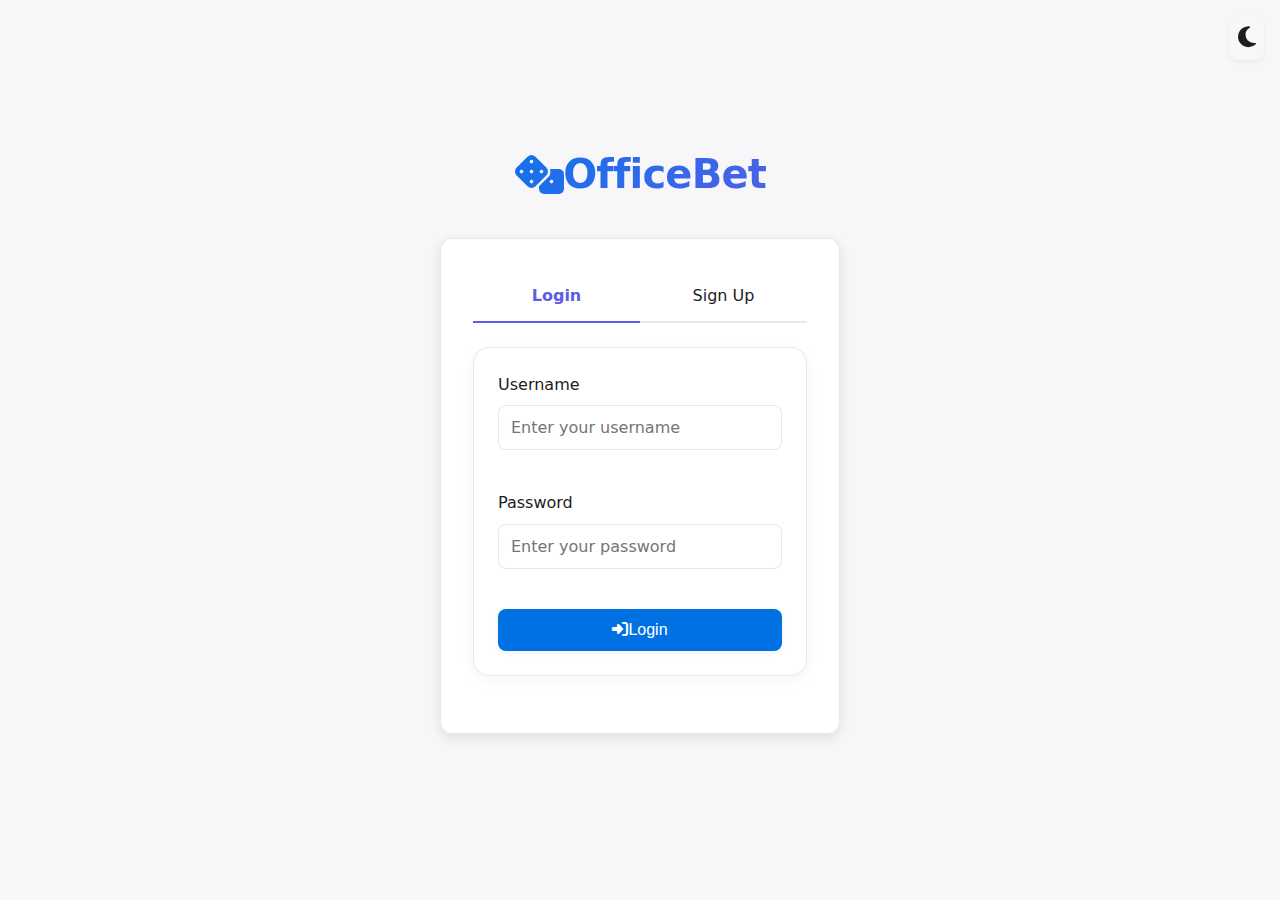
<file: office-betting-app/index.html>
<!DOCTYPE html>
<html lang="en">
<head>
    <meta charset="UTF-8">
    <meta name="viewport" content="width=device-width, initial-scale=1.0, viewport-fit=cover">
    <meta name="apple-mobile-web-app-capable" content="yes">
    <meta name="apple-mobile-web-app-status-bar-style" content="black-translucent">
    <title>OfficeBet</title>
    <link rel="stylesheet" href="styles.css">
    <!-- Add Font Awesome for icons -->
    <link rel="stylesheet" href="https://cdnjs.cloudflare.com/ajax/libs/font-awesome/6.4.0/css/all.min.css">
    <!-- Dark mode stylesheet (initially disabled) -->
    <link rel="stylesheet" href="dark-mode.css" id="dark-mode-stylesheet" disabled>
    <!-- Add enhanced favicon support -->
    <link rel="icon" href="data:image/svg+xml,<svg xmlns=%22http://www.w3.org/2000/svg%22 viewBox=%220 0 100 100%22><text y=%22.9em%22 font-size=%2290%22>🎲</text></svg>">
    <style>
        /* Inline styles to ensure they're applied */
        :root {
            --bg-color: #f7f7f9;
            --text-color: #1d1d1f;
            --card-bg: rgba(255, 255, 255, 0.9);
            --border-color: rgba(210, 210, 215, 0.5);
            --header-bg: rgba(255, 255, 255, 0.9);
            --button-bg: #0071e3;
            --button-text: white;
            --hover-bg: #e8e8ed;
            --accent-color: #5e5ce6;
        }
        
        [data-theme="dark"] {
            --bg-color: #111113;
            --text-color: #f5f5f7;
            --card-bg: rgba(44, 44, 46, 0.9);
            --border-color: rgba(58, 58, 60, 0.5);
            --header-bg: rgba(28, 28, 30, 0.9);
            --button-bg: #0a84ff;
            --button-text: #ffffff;
            --hover-bg: rgba(68, 68, 70, 0.5);
            --accent-color: #5e5ce6;
        }
        
        body {
            background-color: var(--bg-color);
            color: var(--text-color);
            transition: background-color 0.3s ease, color 0.3s ease;
        }
        
        .container {
            background-color: var(--bg-color);
        }
        
        .card {
            background-color: var(--card-bg);
            border: 1px solid var(--border-color);
            color: var(--text-color);
        }
        
        button {
            background-color: var(--button-bg);
            color: var(--button-text);
            border: 1px solid var(--border-color);
        }
        
        input, select {
            background-color: var(--card-bg);
            color: var(--text-color);
            border: 1px solid var(--border-color);
        }
        
        /* Header with fixed positioning for the toggle */
        header {
            position: relative;
            display: flex;
            justify-content: center;
            align-items: center;
            padding: 1.5rem;
            background-color: var(--header-bg);
            backdrop-filter: blur(10px);
            -webkit-backdrop-filter: blur(10px);
        }
        
        /* Logo styling */
        header h1 {
            font-size: 2.5rem;
            margin: 0;
            text-align: center;
            display: flex;
            justify-content: center;
            align-items: center;
        }
        
        /* Position the toggle button absolutely in the top right */
        #theme-toggle {
            position: fixed;
            top: 1rem;
            right: 1rem;
            z-index: 1000;
        }
        
        #dark-mode-btn {
            background: none;
            border: none;
            font-size: 1.5rem;
            cursor: pointer;
            padding: 0.5rem;
        }
        
        #dark-mode-btn:hover {
            opacity: 0.8;
            transform: rotate(20deg);
        }
        
        /* Additional dark mode styles for other elements */
        section {
            background-color: var(--bg-color);
        }
        
        h1, h2, h3, h4, p {
            color: var(--text-color);
        }
        
        table {
            background-color: var(--card-bg);
            color: var(--text-color);
        }
        
        th, td {
            padding: 0.75rem;
            text-align: left;
            border-bottom: 1px solid var(--border-color);
        }
        
        th {
            font-weight: bold;
            background-color: rgba(0, 0, 0, 0.05);
        }
        
        tr:hover {
            background-color: var(--hover-bg);
        }
        
        .text-center {
            text-align: center;
        }
        
        .positive {
            color: #34c759;
            font-weight: bold;
        }
        
        .negative {
            color: #ff3b30;
            font-weight: bold;
        }
        
        /* Icon styles */
        .icon {
            margin-right: 8px;
        }
        
        /* Animation for bet cards */
        .bet-card {
            transition: all 0.3s ease;
        }
        
        /* Loading state */
        .loading {
            text-align: center;
            padding: 2rem;
            color: var(--text-color);
        }
        
        .loading-spinner {
            display: inline-block;
            width: 50px;
            height: 50px;
            border: 5px solid var(--border-color);
            border-radius: 50%;
            border-top-color: var(--button-bg);
            animation: spin 1s ease-in-out infinite;
        }
        
        @keyframes spin {
            to { transform: rotate(360deg); }
        }
        
        /* Modal styles */
        .modal {
            position: fixed;
            top: 0;
            left: 0;
            width: 100%;
            height: 100%;
            background-color: rgba(0, 0, 0, 0.5);
            display: flex;
            justify-content: center;
            align-items: center;
            z-index: 1000;
        }
        
        .modal.hidden {
            display: none;
        }
        
        .modal-content {
            background-color: var(--card-bg);
            border-radius: 8px;
            box-shadow: 0 4px 12px rgba(0, 0, 0, 0.15);
            width: 90%;
            max-width: 600px;
            max-height: 80vh;
            overflow-y: auto;
        }
        
        .modal-header {
            display: flex;
            justify-content: space-between;
            align-items: center;
            padding: 1rem;
            border-bottom: 1px solid var(--border-color);
        }
        
        .modal-header h3 {
            margin: 0;
        }
        
        .close-modal-btn {
            background: none;
            border: none;
            font-size: 1.5rem;
            cursor: pointer;
            color: var(--text-color);
        }
        
        .modal-body {
            padding: 1rem;
        }
        
        #balance-history-table {
            width: 100%;
            border-collapse: collapse;
        }
        
        #balance-history-table th,
        #balance-history-table td {
            padding: 0.75rem;
            text-align: left;
            border-bottom: 1px solid var(--border-color);
        }
        
        #balance-history-table th {
            font-weight: bold;
            background-color: rgba(0, 0, 0, 0.05);
        }
        
        #balance-history-table tr:hover {
            background-color: var(--hover-bg);
        }
        
        .summary-row {
            border-top: 2px solid var(--border-color);
            font-weight: bold;
            background-color: rgba(0, 0, 0, 0.03);
        }
        
        .summary-row:hover {
            background-color: rgba(0, 0, 0, 0.05) !important;
        }
        
        #user-info {
            display: flex;
            flex-direction: column;
            align-items: center;
            padding: 1rem;
            margin-bottom: 1.5rem;
        }
        
        .user-actions {
            display: flex;
            gap: 1rem;
            margin-top: 1rem;
        }
        
        #logout-btn, #balance-history-btn {
            padding: 0.5rem 1rem;
            font-size: 1rem;
        }
    </style>
</head>
<body>
    <div id="notification-container"></div>
    
    <!-- Add dark mode toggle button -->
    <div id="theme-toggle">
        <button id="dark-mode-btn" aria-label="Toggle dark mode">
            <i class="fas fa-moon"></i>
        </button>
    </div>
    
    <div class="container">
        <header>
            <h1><i class="fas fa-dice icon"></i>OfficeBet</h1>
        </header>

        <section id="user-section">
            <h2><i class="fas fa-user icon"></i>Welcome, <span id="current-user-name"></span>!</h2>
            <div id="user-info" class="card">
                <p><i class="fas fa-coins icon"></i>Balance: <span id="current-user-tokens">0</span> tokens</p>
                <div class="user-actions">
                    <button id="balance-history-btn" onclick="showBalanceHistory()"><i class="fas fa-history icon"></i>Balance History</button>
                    <button id="logout-btn"><i class="fas fa-sign-out-alt icon"></i>Logout</button>
                </div>
            </div>
            <div id="admin-controls" class="mt-4">
                <button id="reset-data-btn" class="btn btn-danger"><i class="fas fa-trash icon"></i>Reset All Data</button>
            </div>
        </section>

        <section id="create-bet-section">
            <h2><i class="fas fa-plus-circle icon"></i>Create a New Bet</h2>
            <div class="card">
                <form id="create-bet-form" onsubmit="return false;">
                    <div class="input-group">
                        <label for="bet-description">Description:</label>
                        <input type="text" id="bet-description" required>
                    </div>
                    
                    <div class="input-group">
                        <label>Options:</label>
                        <div id="options-container">
                            <div class="option-input">
                                <input type="text" class="bet-option" placeholder="Option 1" required oninput="updateCreatorOptions()">
                                <button type="button" class="remove-option-btn hidden" onclick="removeOption(this)"><i class="fas fa-times"></i></button>
                            </div>
                            <div class="option-input">
                                <input type="text" class="bet-option" placeholder="Option 2" required oninput="updateCreatorOptions()">
                                <button type="button" class="remove-option-btn hidden" onclick="removeOption(this)"><i class="fas fa-times"></i></button>
                            </div>
                        </div>
                        <button type="button" id="add-option-btn" onclick="addOption()"><i class="fas fa-plus icon"></i>Add Option</button>
                    </div>
                    
                    <div class="input-group">
                        <label for="bet-stake"><i class="fas fa-coins icon"></i>Your Stake (tokens):</label>
                        <input type="number" id="bet-stake" min="1" required>
                        <small id="stake-note" class="admin-only hidden">Stake is required for all bets</small>
                    </div>
                    
                    <div class="input-group">
                        <label for="bet-deadline"><i class="fas fa-clock icon"></i>Deadline:</label>
                        <input type="datetime-local" id="bet-deadline" required>
                    </div>
                    
                    <div class="input-group">
                        <label for="creator-option"><i class="fas fa-check-circle icon"></i>Your Bet:</label>
                        <select id="creator-option" required>
                            <option value="">-- Select your option --</option>
                        </select>
                        <small id="creator-option-note" class="admin-only hidden">As admin, selecting your bet is optional</small>
                    </div>
                    
                    <div class="form-actions">
                        <button type="button" id="create-bet-btn" onclick="handleCreateBet(event)"><i class="fas fa-check icon"></i>Create Bet</button>
                    </div>
                </form>
            </div>
        </section>

        <section id="active-bets-section">
            <h2><i class="fas fa-fire icon"></i>Active Bets</h2>
            <div id="active-bets-container" class="bets-container">
                <!-- Active bets will be displayed here -->
                <p class="empty-message"><i class="fas fa-info-circle icon"></i>No active bets available.</p>
            </div>
        </section>

        <section id="resolved-bets-section">
            <h2><i class="fas fa-check-circle icon"></i>Resolved Bets</h2>
            <div id="resolved-bets-container" class="bets-container">
                <!-- Resolved bets will be displayed here -->
                <p class="empty-message"><i class="fas fa-info-circle icon"></i>No resolved bets available.</p>
            </div>
        </section>

        <section id="leaderboard-section">
            <h2><i class="fas fa-trophy icon"></i>Leaderboard</h2>
            <div class="card">
                <table id="leaderboard-table">
                    <thead>
                        <tr>
                            <th>Rank</th>
                            <th>User</th>
                            <th>Tokens</th>
                        </tr>
                    </thead>
                    <tbody id="leaderboard-body">
                        <!-- Leaderboard data will be displayed here -->
                    </tbody>
                </table>
            </div>
        </section>
        
        <footer>
            <p>© 2024 OfficeBet</p>
        </footer>
    </div>

    <!-- Balance History Modal -->
    <div id="balance-history-modal" class="modal hidden" onclick="if(event.target === this) closeBalanceHistoryModal()">
        <div class="modal-content">
            <div class="modal-header">
                <h3>Balance History</h3>
                <button class="close-modal-btn" onclick="closeBalanceHistoryModal()">&times;</button>
            </div>
            <div class="modal-body">
                <table id="balance-history-table">
                    <thead>
                        <tr>
                            <th>Date</th>
                            <th>Description</th>
                            <th>Amount</th>
                            <th>Balance</th>
                        </tr>
                    </thead>
                    <tbody id="balance-history-body">
                        <!-- Balance history data will be displayed here -->
                    </tbody>
                </table>
            </div>
        </div>
    </div>

    <!-- Templates for dynamic content -->
    <template id="bet-card-template">
        <div class="card bet-card">
            <h3 class="bet-description"></h3>
            <div class="bet-creator">Created by: <span></span></div>
            <div class="bet-stake">Initial stake: <span></span> tokens</div>
            <div class="bet-deadline">Deadline: <span></span></div>
            <div class="bet-options">
                <h4>Options:</h4>
                <ul class="options-list"></ul>
            </div>
            <div class="bet-participants">
                <h4>Participants:</h4>
                <ul class="participants-list"></ul>
            </div>
            <div class="bet-actions"></div>
        </div>
    </template>

    <template id="bet-action-template">
        <button class="bet-action-btn"></button>
    </template>

    <template id="bet-option-template">
        <button class="bet-option-btn"></button>
    </template>

    <template id="leaderboard-row-template">
        <tr>
            <td class="rank"></td>
            <td class="username"></td>
            <td class="tokens"></td>
        </tr>
    </template>

    <!-- JavaScript Dependencies -->
    <script src="scripts/dataStore.js"></script>
    <script src="scripts/betManager.js"></script>
    <script src="scripts/ui.js"></script>
    <script src="scripts/darkMode.js"></script>
    <script src="index.js"></script>
    <script src="scripts/app.js"></script>
</body>
</html>
</file>
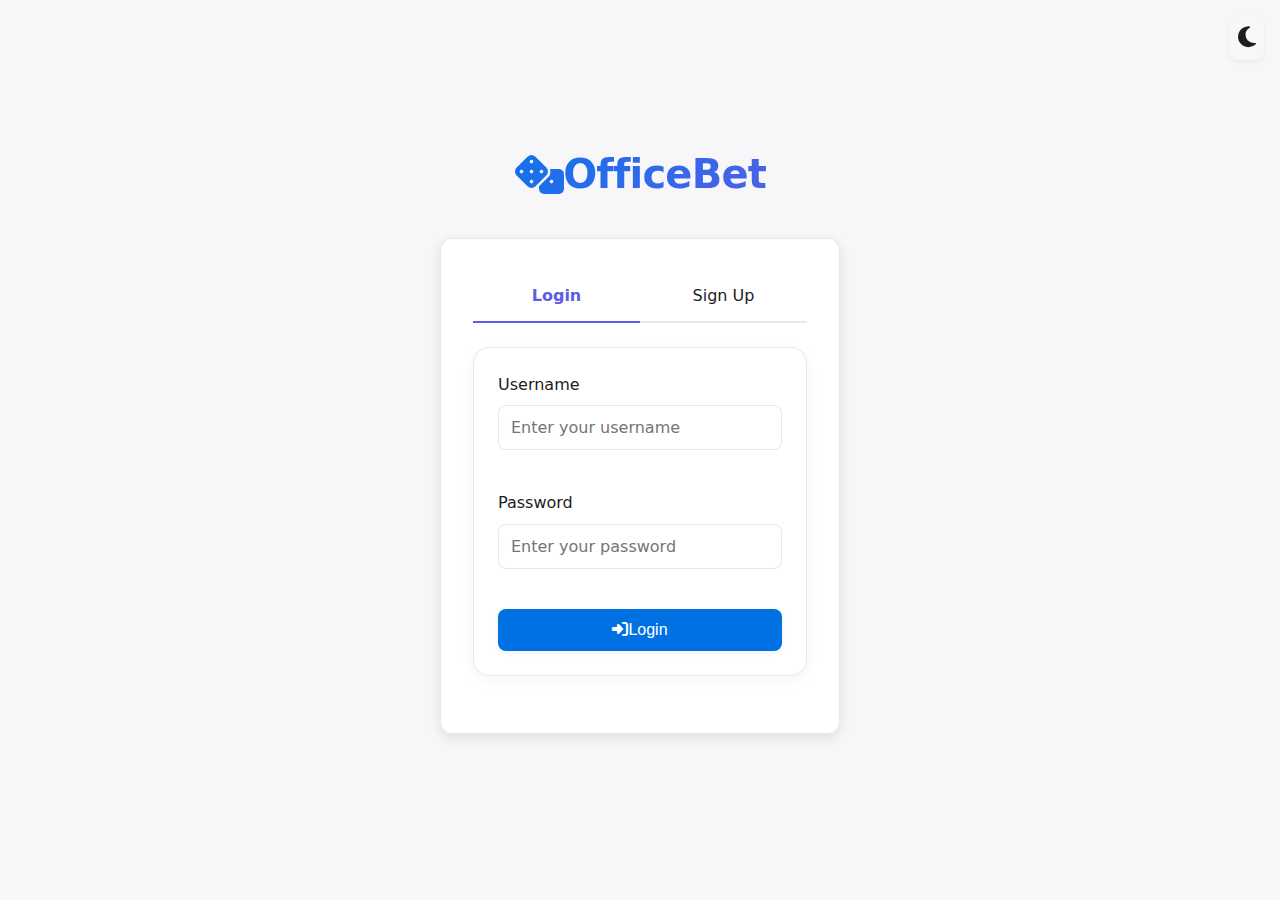
<file: office-betting-app/login.html>
<!DOCTYPE html>
<html lang="en">
<head>
    <meta charset="UTF-8">
    <meta name="viewport" content="width=device-width, initial-scale=1.0, viewport-fit=cover">
    <meta name="apple-mobile-web-app-capable" content="yes">
    <meta name="apple-mobile-web-app-status-bar-style" content="black-translucent">
    <title>OfficeBet - Login</title>
    <link rel="stylesheet" href="styles.css">
    <!-- Add Font Awesome for icons -->
    <link rel="stylesheet" href="https://cdnjs.cloudflare.com/ajax/libs/font-awesome/6.4.0/css/all.min.css">
    <!-- Dark mode stylesheet (initially disabled) -->
    <link rel="stylesheet" href="dark-mode.css" id="dark-mode-stylesheet" disabled>
    <!-- Add enhanced favicon support -->
    <link rel="icon" href="data:image/svg+xml,<svg xmlns=%22http://www.w3.org/2000/svg%22 viewBox=%220 0 100 100%22><text y=%22.9em%22 font-size=%2290%22>🎲</text></svg>">
    <style>
        /* Inline styles to ensure they're applied */
        :root {
            --bg-color: #f7f7f9;
            --text-color: #1d1d1f;
            --card-bg: rgba(255, 255, 255, 0.9);
            --border-color: rgba(210, 210, 215, 0.5);
            --header-bg: rgba(255, 255, 255, 0.9);
            --button-bg: #0071e3;
            --button-text: white;
            --hover-bg: #e8e8ed;
            --accent-color: #5e5ce6;
        }
        
        [data-theme="dark"] {
            --bg-color: #111113;
            --text-color: #f5f5f7;
            --card-bg: rgba(44, 44, 46, 0.9);
            --border-color: rgba(58, 58, 60, 0.5);
            --header-bg: rgba(28, 28, 30, 0.9);
            --button-bg: #0a84ff;
            --button-text: #ffffff;
            --hover-bg: rgba(68, 68, 70, 0.5);
            --accent-color: #5e5ce6;
        }
        
        body {
            background-color: var(--bg-color);
            color: var(--text-color);
            transition: background-color 0.3s ease, color 0.3s ease;
            display: flex;
            justify-content: center;
            align-items: center;
            min-height: 100vh;
            margin: 0;
            padding: 20px;
        }
        
        .login-container {
            width: 100%;
            max-width: 400px;
        }
        
        .card {
            background-color: var(--card-bg);
            border: 1px solid var(--border-color);
            color: var(--text-color);
            border-radius: 12px;
            padding: 2rem;
            box-shadow: 0 4px 12px rgba(0, 0, 0, 0.1);
            margin-bottom: 1.5rem;
        }
        
        .tabs {
            display: flex;
            margin-bottom: 1.5rem;
        }
        
        .tab {
            flex: 1;
            text-align: center;
            padding: 0.75rem;
            cursor: pointer;
            border-bottom: 2px solid var(--border-color);
            transition: all 0.3s ease;
        }
        
        .tab.active {
            border-bottom: 2px solid var(--accent-color);
            color: var(--accent-color);
            font-weight: bold;
        }
        
        .form-content {
            display: none;
        }
        
        .form-content.active {
            display: block;
        }
        
        .input-group {
            margin-bottom: 1.5rem;
        }
        
        label {
            display: block;
            margin-bottom: 0.5rem;
            font-weight: 500;
        }
        
        input {
            width: 100%;
            padding: 0.75rem;
            border-radius: 8px;
            border: 1px solid var(--border-color);
            background-color: var(--card-bg);
            color: var(--text-color);
            font-size: 1rem;
        }
        
        button {
            width: 100%;
            padding: 0.75rem;
            border-radius: 8px;
            border: none;
            background-color: var(--button-bg);
            color: var(--button-text);
            font-size: 1rem;
            font-weight: 500;
            cursor: pointer;
            transition: all 0.3s ease;
        }
        
        button:hover {
            opacity: 0.9;
        }
        
        .error-message {
            color: #ff3b30;
            margin-top: 1rem;
            text-align: center;
            display: none;
        }
        
        .logo {
            text-align: center;
            margin-bottom: 2rem;
        }
        
        .logo h1 {
            font-size: 2.5rem;
            margin: 0;
            display: flex;
            justify-content: center;
            align-items: center;
        }
        
        #notification-container {
            position: fixed;
            top: 20px;
            right: 20px;
            z-index: 1000;
        }
        
        .notification {
            padding: 1rem;
            margin-bottom: 1rem;
            border-radius: 8px;
            box-shadow: 0 4px 12px rgba(0, 0, 0, 0.15);
            display: flex;
            align-items: center;
            justify-content: space-between;
            animation: slideIn 0.3s ease forwards;
        }
        
        .notification.success {
            background-color: #34c759;
            color: white;
        }
        
        .notification.error {
            background-color: #ff3b30;
            color: white;
        }
        
        .notification-close {
            background: none;
            border: none;
            color: white;
            cursor: pointer;
            margin-left: 1rem;
            font-size: 1.2rem;
        }
        
        @keyframes slideIn {
            from { transform: translateX(100%); opacity: 0; }
            to { transform: translateX(0); opacity: 1; }
        }
        
        .fade-out {
            animation: fadeOut 0.3s ease forwards;
        }
        
        @keyframes fadeOut {
            from { opacity: 1; }
            to { opacity: 0; }
        }
        
        /* Dark mode toggle button styles */
        #theme-toggle {
            position: fixed;
            top: 1rem;
            right: 1rem;
            z-index: 1000;
        }
        
        #dark-mode-btn {
            background: none;
            border: none;
            font-size: 1.5rem;
            cursor: pointer;
            padding: 0.5rem;
            width: auto;
        }
        
        #dark-mode-btn:hover {
            opacity: 0.8;
            transform: rotate(20deg);
        }
        
        /* Animation for theme toggle */
        .animated {
            animation: rotate 0.4s ease-in-out;
        }
        
        @keyframes rotate {
            0% { transform: rotate(0deg); }
            100% { transform: rotate(360deg); }
        }
        
        /* Theme transition */
        .theme-transition,
        .theme-transition *,
        .theme-transition *:before,
        .theme-transition *:after {
            transition: all 0.2s ease !important;
            transition-delay: 0 !important;
        }
    </style>
</head>
<body>
    <div id="notification-container"></div>
    
    <!-- Add dark mode toggle button -->
    <div id="theme-toggle">
        <button id="dark-mode-btn" aria-label="Toggle dark mode">
            <i class="fas fa-moon"></i>
        </button>
    </div>
    
    <div class="login-container">
        <div class="logo">
            <h1><i class="fas fa-dice icon"></i>OfficeBet</h1>
        </div>
        
        <div class="card">
            <div class="tabs">
                <div class="tab active" data-tab="login">Login</div>
                <div class="tab" data-tab="signup">Sign Up</div>
            </div>
            
            <div class="form-content active" id="login-form">
                <form id="login-form-element" onsubmit="return false;">
                    <div class="input-group">
                        <label for="login-username">Username</label>
                        <input type="text" id="login-username" placeholder="Enter your username">
                    </div>
                    <div class="input-group">
                        <label for="login-password">Password</label>
                        <input type="password" id="login-password" placeholder="Enter your password">
                    </div>
                    <button type="submit" id="login-btn"><i class="fas fa-sign-in-alt icon"></i>Login</button>
                    <div class="error-message" id="login-error"></div>
                </form>
            </div>
            
            <div class="form-content" id="signup-form">
                <form id="signup-form-element" onsubmit="return false;">
                    <div class="input-group">
                        <label for="signup-username">Username</label>
                        <input type="text" id="signup-username" placeholder="Choose a username">
                    </div>
                    <div class="input-group">
                        <label for="signup-password">Password</label>
                        <input type="password" id="signup-password" placeholder="Choose a password">
                    </div>
                    <div class="input-group">
                        <label for="signup-confirm-password">Confirm Password</label>
                        <input type="password" id="signup-confirm-password" placeholder="Confirm your password">
                    </div>
                    <button type="submit" id="signup-btn"><i class="fas fa-user-plus icon"></i>Sign Up</button>
                    <div class="error-message" id="signup-error"></div>
                </form>
            </div>
        </div>
    </div>
    
    <script src="scripts/dataStore.js"></script>
    <script src="scripts/ui.js"></script>
    <script src="scripts/login.js"></script>
</body>
</html>
</file>
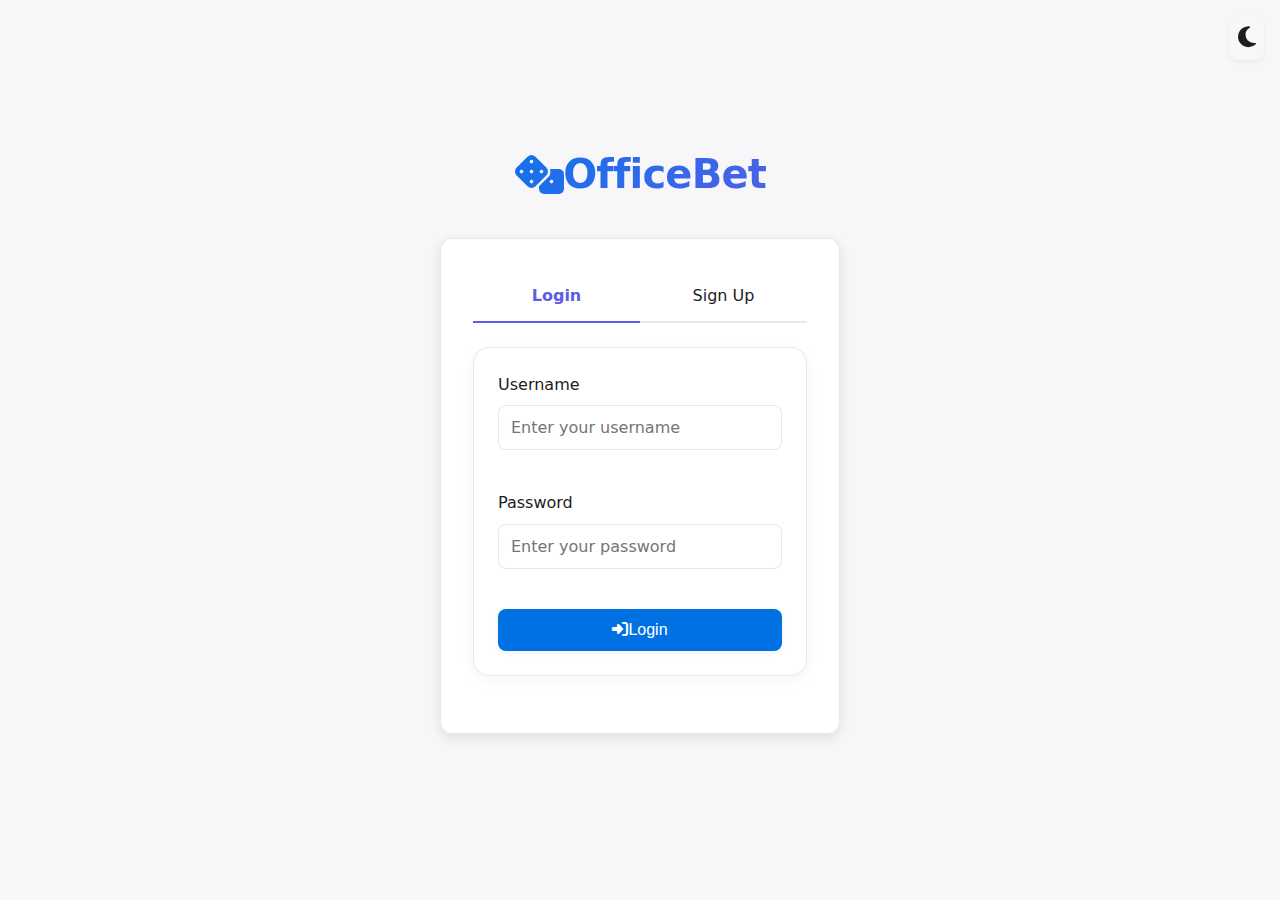
<file: office-betting-app/redirect.html>
<!DOCTYPE html>
<html lang="en">
<head>
    <meta charset="UTF-8">
    <meta name="viewport" content="width=device-width, initial-scale=1.0">
    <title>Redirecting...</title>
    <script>
        window.location.href = 'login.html';
    </script>
</head>
<body>
    <p>Redirecting to login page...</p>
</body>
</html>
</file>
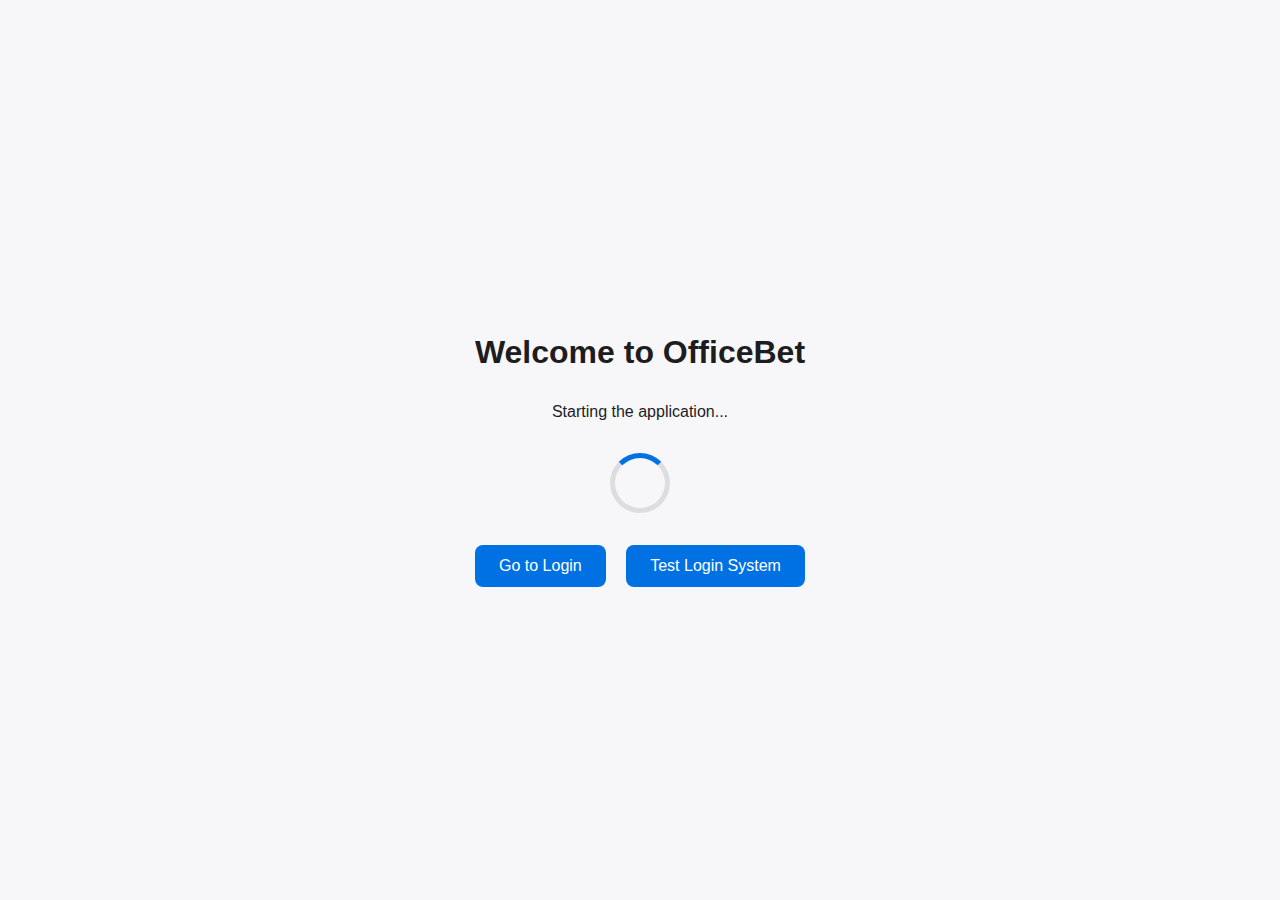
<file: office-betting-app/start.html>
<!DOCTYPE html>
<html lang="en">
<head>
    <meta charset="UTF-8">
    <meta name="viewport" content="width=device-width, initial-scale=1.0">
    <title>OfficeBet - Starting...</title>
    <style>
        body {
            font-family: -apple-system, BlinkMacSystemFont, 'Segoe UI', Roboto, Oxygen, Ubuntu, Cantarell, 'Open Sans', 'Helvetica Neue', sans-serif;
            display: flex;
            flex-direction: column;
            align-items: center;
            justify-content: center;
            height: 100vh;
            margin: 0;
            background-color: #f7f7f9;
            color: #1d1d1f;
            text-align: center;
        }
        
        h1 {
            margin-bottom: 1rem;
        }
        
        p {
            margin-bottom: 2rem;
        }
        
        .spinner {
            width: 50px;
            height: 50px;
            border: 5px solid rgba(0, 0, 0, 0.1);
            border-radius: 50%;
            border-top-color: #0071e3;
            animation: spin 1s ease-in-out infinite;
        }
        
        @keyframes spin {
            to { transform: rotate(360deg); }
        }
        
        .buttons {
            margin-top: 2rem;
        }
        
        button {
            padding: 0.75rem 1.5rem;
            margin: 0 0.5rem;
            border-radius: 8px;
            border: none;
            background-color: #0071e3;
            color: white;
            font-size: 1rem;
            cursor: pointer;
        }
        
        button:hover {
            opacity: 0.9;
        }
    </style>
</head>
<body>
    <h1>Welcome to OfficeBet</h1>
    <p>Starting the application...</p>
    <div class="spinner"></div>
    
    <div class="buttons">
        <button onclick="window.location.href='login.html'">Go to Login</button>
        <button onclick="window.location.href='test-login.html'">Test Login System</button>
    </div>
    
    <script>
        // Redirect to login page after 2 seconds
        setTimeout(function() {
            window.location.href = 'login.html';
        }, 2000);
    </script>
</body>
</html>
</file>
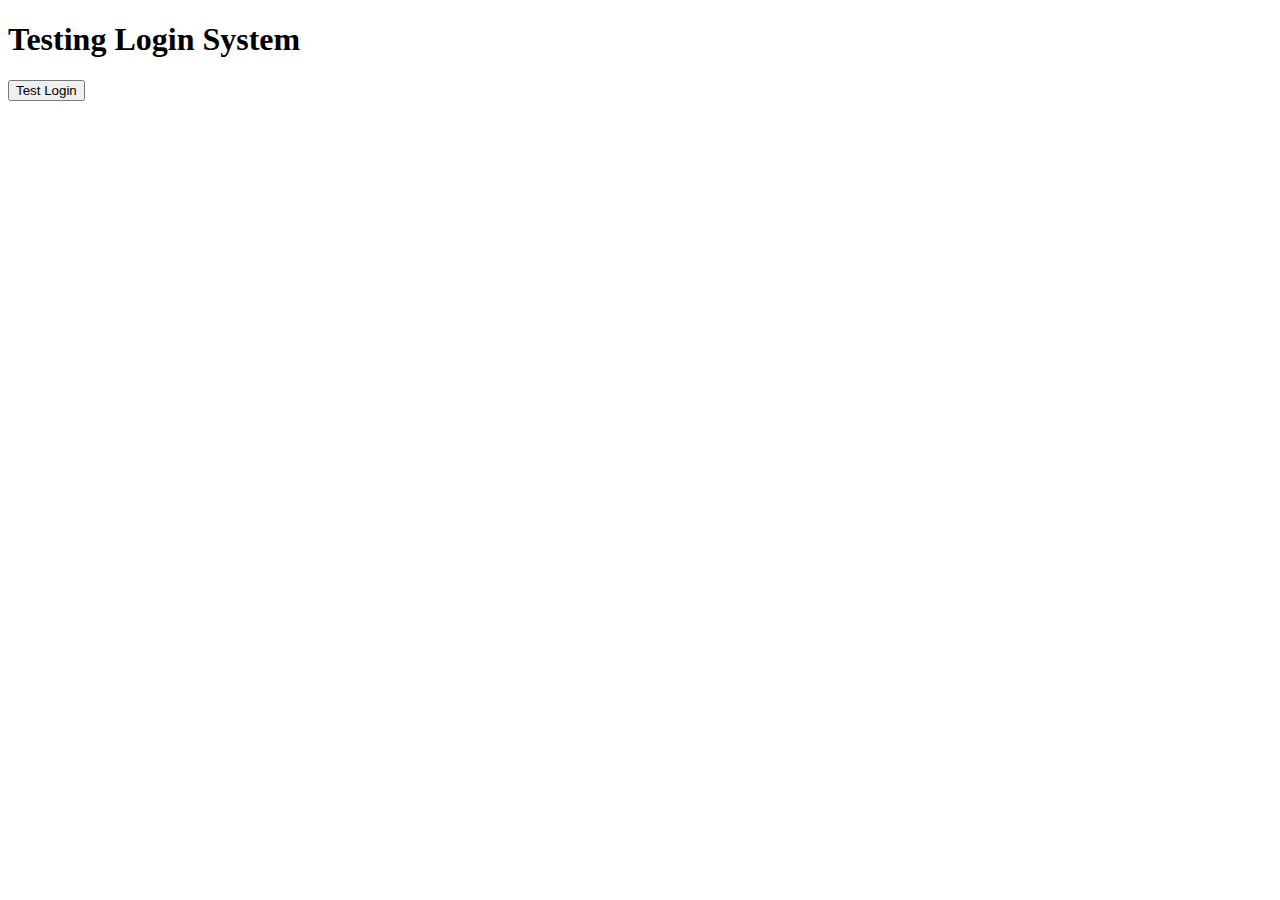
<file: office-betting-app/test-login.html>
<!DOCTYPE html>
<html lang="en">
<head>
    <meta charset="UTF-8">
    <meta name="viewport" content="width=device-width, initial-scale=1.0">
    <title>Test Login</title>
</head>
<body>
    <h1>Testing Login System</h1>
    <button id="test-btn">Test Login</button>
    <div id="result"></div>

    <script src="scripts/dataStore.js"></script>
    <script>
        document.getElementById('test-btn').addEventListener('click', function() {
            const resultDiv = document.getElementById('result');
            
            // Create admin user if it doesn't exist
            const users = DataStore.getUsers();
            console.log('Current users:', users);
            
            // Try to authenticate as admin
            const result = DataStore.authenticateUser('admin', '1234');
            console.log('Authentication result:', result);
            
            if (result.success) {
                resultDiv.innerHTML = '<p style="color: green;">Login successful! Admin user exists and password is correct.</p>';
                resultDiv.innerHTML += '<p>You can now go to <a href="login.html">login.html</a> to log in.</p>';
            } else {
                resultDiv.innerHTML = '<p style="color: red;">Login failed: ' + result.message + '</p>';
            }
        });
    </script>
</body>
</html>
</file>
<file: office-betting-app/styles.css>
* {
    box-sizing: border-box;
    margin: 0;
    padding: 0;
}

body {
    font-family: -apple-system, BlinkMacSystemFont, "SF Pro Text", "SF Pro Display", system-ui, sans-serif;
    line-height: 1.6;
    color: #1d1d1f;
    background-color: #f7f7f9;
    padding: 20px;
    -webkit-font-smoothing: antialiased;
    -moz-osx-font-smoothing: grayscale;
}

.container {
    max-width: 1000px;
    margin: 0 auto;
    padding: 20px;
}

header {
    text-align: center;
    margin-bottom: 35px;
    background-color: rgba(255, 255, 255, 0.9) !important;
    backdrop-filter: blur(10px);
    -webkit-backdrop-filter: blur(10px);
    padding: 20px;
    border-radius: 16px;
    position: relative;
    box-shadow: 0 4px 20px rgba(0, 0, 0, 0.05);
    border: 1px solid rgba(210, 210, 215, 0.5);
}

h1, h2, h3, h4 {
    margin-bottom: 16px;
    font-weight: 600;
    letter-spacing: -0.02em;
}

h1 {
    font-size: 32px;
    background: linear-gradient(135deg, #0077ed, #5e5ce6);
    -webkit-background-clip: text;
    -webkit-text-fill-color: transparent;
    background-clip: text;
    text-fill-color: transparent;
}

h2 {
    font-size: 24px;
    color: #1d1d1f;
    padding-bottom: 8px;
    border-bottom: 1px solid rgba(210, 210, 215, 0.5);
}

section {
    margin-bottom: 35px;
}

.card, section, form, .form-container {
    width: 100%;
    margin-bottom: 25px;
    padding: 24px;
    border-radius: 16px;
    background-color: rgba(255, 255, 255, 0.9);
    box-shadow: 0 4px 16px rgba(0, 0, 0, 0.04);
    transition: transform 0.25s ease, box-shadow 0.25s ease;
    border: 1px solid rgba(210, 210, 215, 0.5);
}

.card:hover {
    transform: translateY(-3px);
    box-shadow: 0 6px 24px rgba(0, 0, 0, 0.06);
}

.input-group {
    margin-bottom: 1.5rem;
}

.form-actions {
    display: flex;
    justify-content: flex-start;
    gap: 10px;
    margin-top: 20px;
}

label {
    display: block;
    margin-bottom: 0.5rem;
    font-weight: 500;
}

input, select, textarea {
    width: 100%;
    padding: 14px;
    margin-bottom: 16px;
    box-sizing: border-box;
    border: 1px solid rgba(210, 210, 215, 0.8);
    border-radius: 10px;
    font-family: -apple-system, BlinkMacSystemFont, "SF Pro Text", system-ui, sans-serif;
    font-size: 16px;
    background-color: rgba(255, 255, 255, 0.9);
    transition: border-color 0.2s ease, box-shadow 0.2s ease;
}

input:focus, select:focus, textarea:focus {
    outline: none;
    border-color: #0071e3;
    box-shadow: 0 0 0 3px rgba(0, 113, 227, 0.15);
}

input[readonly] {
    background-color: #f5f5f7;
    cursor: not-allowed;
    opacity: 0.8;
    border-color: #d2d2d7;
}

[data-theme="dark"] input[readonly] {
    background-color: #3a3a3c;
    border-color: #48484a;
}

button {
    background-color: #0071e3;
    color: white;
    border: none;
    padding: 14px 20px;
    border-radius: 10px;
    cursor: pointer;
    font-size: 16px;
    font-weight: 500;
    transition: all 0.2s ease;
    box-shadow: 0 2px 5px rgba(0, 0, 0, 0.05);
}

button:hover {
    background-color: #0077ed;
    transform: translateY(-1px);
    box-shadow: 0 4px 8px rgba(0, 0, 0, 0.1);
}

button:active {
    transform: scale(0.98);
}

.hidden {
    display: none;
}

.bets-container {
    display: grid;
    grid-template-columns: repeat(auto-fill, minmax(320px, 1fr));
    gap: 25px;
}

.bet-card {
    position: relative;
    border-top: 5px solid #0071e3;
}

.bet-card h3 {
    margin-bottom: 14px;
    color: #1d1d1f;
    font-size: 20px;
}

.bet-options {
    margin: 18px 0;
}

.options-list, .participants-list {
    list-style-type: none;
    padding-left: 5px;
    margin-top: 10px;
}

.options-list li, .participants-list li {
    padding: 10px;
    border-bottom: 1px solid #f2f2f7;
    border-radius: 6px;
    margin-bottom: 8px;
    transition: background-color 0.2s ease;
}

.options-list li:hover, .participants-list li:hover {
    background-color: #f5f5f7;
}

.bet-actions {
    margin: 20px 0;
    display: flex;
    flex-wrap: wrap;
    gap: 12px;
}

.option-input {
    margin-bottom: 12px;
}

#add-option-btn {
    background-color: #5e5ce6;
    margin-top: 12px;
}

#add-option-btn:hover {
    background-color: #7b79f1;
}

table {
    width: 100%;
    border-collapse: separate;
    border-spacing: 0;
    border-radius: 12px;
    overflow: hidden;
    box-shadow: 0 2px 8px rgba(0, 0, 0, 0.03);
    margin-top: 10px;
}

th, td {
    padding: 14px 18px;
    text-align: left;
    border-bottom: 1px solid rgba(210, 210, 215, 0.5);
}

th {
    background-color: #f5f5f7;
    font-weight: 600;
    color: #1d1d1f;
}

tr:last-child td {
    border-bottom: none;
}

tr:hover td {
    background-color: rgba(245, 245, 247, 0.5);
}

.empty-message {
    text-align: center;
    color: #86868b;
    font-style: italic;
    padding: 30px;
    background-color: rgba(245, 245, 247, 0.5);
    border-radius: 12px;
    border: 1px dashed rgba(210, 210, 215, 0.8);
}

.bet-option-btn {
    margin-right: 10px;
    margin-bottom: 10px;
    background-color: #f5f5f7;
    color: #1d1d1f;
    border: 1px solid rgba(210, 210, 215, 0.8);
    transition: all 0.2s ease;
}

.bet-option-btn:hover {
    background-color: #e8e8ed;
    transform: translateY(-1px);
}

.bet-option-btn.selected {
    background-color: #0071e3;
    color: white;
    border-color: #0071e3;
    box-shadow: 0 2px 5px rgba(0, 113, 227, 0.2);
}

.bet-option-input {
    display: flex;
    align-items: center;
    margin-bottom: 12px;
}

.bet-option-input input {
    margin-right: 10px;
}

.winner {
    background-color: rgba(52, 199, 89, 0.08);
    border-left: 5px solid #34c759;
}

.resolved-bet {
    opacity: 0.9;
    border-top: 5px solid #86868b;
}

.error {
    color: #ff3b30;
    margin-top: 8px;
    font-size: 14px;
    padding: 8px 12px;
    background-color: rgba(255, 59, 48, 0.08);
    border-radius: 6px;
}

/* Dark mode toggle button styling for light mode */
#theme-toggle {
    position: absolute;
    top: 1rem;
    right: 1rem;
    z-index: 100;
}

#dark-mode-btn {
    background: none;
    border: none;
    font-size: 1.5rem;
    cursor: pointer;
    padding: 0.5rem;
    color: #1d1d1f;
    transition: all 0.2s ease;
}

#dark-mode-btn:hover {
    opacity: 0.8;
    transform: rotate(20deg);
}

/* Notification styling */
.notification {
    position: fixed;
    top: 20px;
    right: 20px;
    max-width: 350px;
    padding: 16px;
    border-radius: 12px;
    background-color: rgba(255, 255, 255, 0.95);
    box-shadow: 0 5px 25px rgba(0, 0, 0, 0.08);
    z-index: 1000;
    animation: fadeIn 0.3s ease forwards;
    backdrop-filter: blur(10px);
    -webkit-backdrop-filter: blur(10px);
    border-left: 5px solid;
    transition: all 0.3s ease;
}

.notification-content {
    display: flex;
    align-items: flex-start;
    justify-content: space-between;
}

.notification p {
    margin: 0;
    padding-right: 10px;
    font-size: 15px;
    line-height: 1.5;
}

.notification-close {
    background: none;
    border: none;
    font-size: 18px;
    cursor: pointer;
    padding: 0 5px;
    color: inherit;
    opacity: 0.7;
}

.notification.error {
    background-color: rgba(255, 59, 48, 0.1);
    color: #ff3b30;
    border-color: #ff3b30;
}

.notification.success {
    background-color: rgba(52, 199, 89, 0.1);
    color: #34c759;
    border-color: #34c759;
}

.notification.info {
    background-color: rgba(0, 122, 255, 0.1);
    color: #007aff;
    border-color: #007aff;
}

@keyframes fadeIn {
    from { opacity: 0; transform: translateY(-20px); }
    to { opacity: 1; transform: translateY(0); }
}

[data-theme="dark"] .notification.error {
    background-color: rgba(255, 69, 58, 0.2);
    color: #ff453a;
    border-color: #ff453a;
}

[data-theme="dark"] .notification.success {
    background-color: rgba(48, 209, 88, 0.2);
    color: #30d158;
    border-color: #30d158;
}

[data-theme="dark"] .notification.info {
    background-color: rgba(10, 132, 255, 0.2);
    color: #0a84ff;
    border-color: #0a84ff;
}

/* Helper classes for animations */
.theme-transition,
.theme-transition *,
.theme-transition *:before,
.theme-transition *:after {
    transition: all 0.2s ease !important;
    transition-delay: 0 !important;
}

/* Code blocks */
code, pre {
    font-family: SFMono-Regular, Menlo, Monaco, Consolas, "Liberation Mono", "Courier New", monospace;
    background-color: #f2f2f7;
    padding: 0.2em 0.4em;
    border-radius: 4px;
}

[data-theme="dark"] code, [data-theme="dark"] pre {
    background-color: rgba(58, 58, 60, 0.8);
}

:focus-visible {
    outline: 2px solid #0071e3;
    outline-offset: 2px;
}

[data-theme="dark"] :focus-visible {
    outline-color: #0a84ff;
}

/* Add focus styling to interactive elements */
input, button, select, textarea {
    transition: all 0.2s ease;
}

/* Mobile styling improvements */
@media (max-width: 576px) {
    body {
        padding: 10px;
    }
    
    .container {
        padding: 15px;
    }
    
    .bets-container {
        grid-template-columns: 1fr;
    }
    
    h1 {
        font-size: 28px;
    }
    
    h2 {
        font-size: 22px;
    }
    
    .card, section, form, .form-container {
        padding: 18px;
    }
    
    button {
        width: 100%;
        padding: 12px 16px;
    }
    
    .bet-actions {
        display: flex;
        flex-direction: column;
    }
    
    .notification {
        left: 10px;
        right: 10px;
        max-width: none;
    }
}

/* Footer styling */
footer {
    text-align: center;
    margin-top: 40px;
    padding: 20px 0;
    color: #86868b;
    font-size: 14px;
    border-top: 1px solid rgba(210, 210, 215, 0.5);
}

[data-theme="dark"] footer {
    color: #8e8e93;
    border-top: 1px solid rgba(58, 58, 60, 0.5);
}

/* Badge styles for bet cards */
.badge {
    display: inline-block;
    padding: 4px 8px;
    border-radius: 20px;
    font-size: 12px;
    font-weight: 500;
    margin-left: 8px;
    background-color: #f2f2f7;
    color: #636366;
}

.badge.active {
    background-color: rgba(52, 199, 89, 0.2);
    color: #34c759;
}

.badge.pending {
    background-color: rgba(255, 149, 0, 0.2);
    color: #ff9500;
}

.badge.resolved {
    background-color: rgba(88, 86, 214, 0.2);
    color: #5856d6;
}

[data-theme="dark"] .badge {
    background-color: rgba(58, 58, 60, 0.8);
    color: #8e8e93;
}

[data-theme="dark"] .badge.active {
    background-color: rgba(48, 209, 88, 0.2);
    color: #30d158;
}

[data-theme="dark"] .badge.pending {
    background-color: rgba(255, 159, 10, 0.2);
    color: #ff9f0a;
}

[data-theme="dark"] .badge.resolved {
    background-color: rgba(94, 92, 230, 0.2);
    color: #5e5ce6;
}

/* Selection styling */
::selection {
    background-color: rgba(0, 122, 255, 0.2);
    color: inherit;
}

[data-theme="dark"] ::selection {
    background-color: rgba(10, 132, 255, 0.3);
    color: inherit;
}

/* Scrollbar styling */
::-webkit-scrollbar {
    width: 8px;
    height: 8px;
}

::-webkit-scrollbar-track {
    background: rgba(0, 0, 0, 0.05);
    border-radius: 10px;
}

::-webkit-scrollbar-thumb {
    background: rgba(0, 0, 0, 0.2);
    border-radius: 10px;
}

::-webkit-scrollbar-thumb:hover {
    background: rgba(0, 0, 0, 0.3);
}

[data-theme="dark"] ::-webkit-scrollbar-track {
    background: rgba(255, 255, 255, 0.05);
}

[data-theme="dark"] ::-webkit-scrollbar-thumb {
    background: rgba(255, 255, 255, 0.2);
}

[data-theme="dark"] ::-webkit-scrollbar-thumb:hover {
    background: rgba(255, 255, 255, 0.3);
}

/* Animation for bet action buttons */
.bet-option-btn, 
.bet-action-btn {
    transition: all 0.3s ease;
    position: relative;
    overflow: hidden;
}

.bet-option-btn:after,
.bet-action-btn:after {
    content: '';
    position: absolute;
    top: 50%;
    left: 50%;
    width: 5px;
    height: 5px;
    background: rgba(255, 255, 255, 0.5);
    opacity: 0;
    border-radius: 100%;
    transform: scale(1, 1) translate(-50%, -50%);
    transform-origin: 50% 50%;
}

.bet-option-btn:focus:not(:active)::after,
.bet-action-btn:focus:not(:active)::after {
    animation: ripple 1s ease-out;
}

@keyframes ripple {
    0% {
        transform: scale(0, 0);
        opacity: 0.5;
    }
    20% {
        transform: scale(25, 25);
        opacity: 0.3;
    }
    100% {
        opacity: 0;
        transform: scale(40, 40);
    }
}

/* Enhanced table styling */
thead tr {
    position: sticky;
    top: 0;
    background-color: #f5f5f7;
    z-index: 10;
}

[data-theme="dark"] thead tr {
    background-color: rgba(58, 58, 60, 0.9);
}

tr.first-place td {
    font-weight: 600;
    color: #ff9500;
}

[data-theme="dark"] tr.first-place td {
    color: #ff9f0a;
}

/* Improve font rendering for numbers */
.tokens, .bet-stake span, .rank {
    font-variant-numeric: tabular-nums;
    letter-spacing: -0.01em;
}

/* Accessibility improvements */
@media (prefers-reduced-motion: reduce) {
    *, *::before, *::after {
        animation-duration: 0.001ms !important;
        animation-iteration-count: 1 !important;
        transition-duration: 0.001ms !important;
        scroll-behavior: auto !important;
    }
}

/* Admin styles */
.badge.admin {
    background-color: rgba(255, 69, 58, 0.15);
    color: #ff453a;
    margin-left: 8px;
    font-weight: 600;
}

[data-theme="dark"] .badge.admin {
    background-color: rgba(255, 69, 58, 0.2);
    color: #ff453a;
}

.admin-title {
    display: flex;
    align-items: center;
    margin-bottom: 15px;
    color: #ff453a;
}

.admin-actions {
    display: flex;
    flex-wrap: wrap;
    gap: 10px;
    margin-bottom: 15px;
}

.admin-note {
    font-size: 14px;
    color: #86868b;
    font-style: italic;
    margin-top: 10px;
    padding: 10px;
    background-color: rgba(255, 69, 58, 0.05);
    border-radius: 8px;
    border-left: 3px solid #ff453a;
}

[data-theme="dark"] .admin-note {
    color: #8e8e93;
    background-color: rgba(255, 69, 58, 0.1);
}

.btn-danger {
    background-color: #ff453a;
}

.btn-danger:hover {
    background-color: #ff3b30;
}

.btn-secondary {
    background-color: #6c757d;
    color: white;
}

.btn-secondary:hover {
    background-color: #5a6268;
}

[data-theme="dark"] .btn-danger {
    background-color: #ff453a !important;
}

[data-theme="dark"] .btn-danger:hover {
    background-color: #ff3b30 !important;
}

.bet-resolved-by {
    margin-top: 15px;
    padding: 10px 15px;
    background-color: rgba(0, 0, 0, 0.03);
    border-radius: 8px;
    font-size: 0.9em;
    color: #6e6e73;
}

.bet-resolved-by span {
    font-weight: 600;
    color: #1d1d1f;
}

[data-theme="dark"] .bet-resolved-by {
    background-color: rgba(255, 255, 255, 0.05);
}

[data-theme="dark"] .bet-resolved-by span {
    color: #f5f5f7;
}

/* Pot Split Information Styles */
.bet-pot-split {
    margin-top: 15px;
    padding: 15px;
    background-color: rgba(94, 92, 230, 0.08);
    border-radius: 8px;
    border-left: 3px solid #5e5ce6;
}

.bet-pot-split h4 {
    color: #5e5ce6;
    margin-bottom: 10px;
    font-size: 1em;
}

.bet-pot-split p {
    margin-bottom: 8px;
    font-size: 0.9em;
    color: #6e6e73;
}

.bet-pot-split p:last-child {
    margin-bottom: 0;
}

.bet-pot-split span {
    font-weight: 600;
    color: #1d1d1f;
}

[data-theme="dark"] .bet-pot-split {
    background-color: rgba(94, 92, 230, 0.1);
    border-left: 3px solid #5e5ce6;
}

[data-theme="dark"] .bet-pot-split h4 {
    color: #5e5ce6;
}

[data-theme="dark"] .bet-pot-split p {
    color: #8e8e93;
}

[data-theme="dark"] .bet-pot-split span {
    color: #f5f5f7;
}

/* Admin resolve button */
.resolve-bet-btn {
    background-color: #ff9500;
}

.resolve-bet-btn:hover {
    background-color: #ff9f0a;
}

[data-theme="dark"] .resolve-bet-btn {
    background-color: #ff9f0a !important;
}

[data-theme="dark"] .resolve-bet-btn:hover {
    background-color: #ffb340 !important;
}

.admin-only {
    display: none;
}

.admin-only.visible {
    display: block;
    color: #ff453a;
}

.auto-stake-note {
    display: block;
    font-size: 0.8rem;
    color: #666;
    margin-top: 5px;
    font-style: italic;
}

/* Dark mode styles will be in dark-mode.css */

/* Add styles for the bet timer */
.bet-timer {
    margin: 10px 0;
    font-size: 0.95rem;
    color: var(--accent-color);
    display: flex;
    align-items: center;
}

.bet-timer span {
    font-weight: bold;
    margin-left: 5px;
}

.bet-timer .icon {
    margin-right: 8px;
    animation: pulse 2s infinite;
}

@keyframes pulse {
    0% { opacity: 0.6; }
    50% { opacity: 1; }
    100% { opacity: 0.6; }
}

/* Admin controls styles */
.admin-section {
    margin-bottom: 1.5rem;
    padding: 1rem;
    background-color: rgba(0, 0, 0, 0.03);
    border-radius: 8px;
}

.admin-section h4 {
    margin-top: 0;
    margin-bottom: 1rem;
    color: var(--accent-color);
}

.admin-user-management {
    display: flex;
    flex-direction: column;
    gap: 1rem;
}

.admin-select {
    width: 100%;
    padding: 0.5rem;
    border-radius: 4px;
    margin-bottom: 0.5rem;
}

.admin-user-actions {
    display: flex;
    flex-direction: column;
    gap: 0.5rem;
}

.admin-user-actions .input-group {
    display: flex;
    gap: 0.5rem;
    margin-bottom: 0.5rem;
}

.admin-user-actions input {
    flex: 1;
}

.btn-success {
    background-color: #28a745;
    color: white;
}

.btn-success:hover {
    background-color: #218838;
}

.btn-warning {
    background-color: #ffc107;
    color: #212529;
}

.btn-warning:hover {
    background-color: #e0a800;
}

/* Confirmation dialog */
.confirmation-dialog {
    position: fixed;
    top: 0;
    left: 0;
    right: 0;
    bottom: 0;
    background-color: rgba(0, 0, 0, 0.5);
    display: flex;
    justify-content: center;
    align-items: center;
    z-index: 1000;
}

.confirmation-content {
    background-color: var(--card-bg);
    padding: 1.5rem;
    border-radius: 8px;
    max-width: 400px;
    width: 90%;
    box-shadow: 0 4px 6px rgba(0, 0, 0, 0.1);
}

.confirmation-content h3 {
    margin-top: 0;
    color: var(--accent-color);
}

.confirmation-actions {
    display: flex;
    justify-content: flex-end;
    gap: 0.5rem;
    margin-top: 1.5rem;
}

.confirmation-actions button {
    padding: 0.5rem 1rem;
}

[data-theme="dark"] .admin-section {
    background-color: rgba(255, 255, 255, 0.05);
}

[data-theme="dark"] .btn-warning {
    color: #212529;
}
</file>
<file: office-betting-app/dark-mode.css>
/* Dark mode styles - only applied when dark mode is active */
[data-theme="dark"] body {
    background-color: #111113 !important;
    color: #f5f5f7 !important;
}

[data-theme="dark"] .container {
    background-color: #111113 !important;
}

/* Header styling */
[data-theme="dark"] header, 
[data-theme="dark"] .container > header {
    background-color: rgba(28, 28, 30, 0.9) !important;
    backdrop-filter: blur(10px) !important;
    -webkit-backdrop-filter: blur(10px) !important;
    color: #f5f5f7 !important;
    border-color: rgba(58, 58, 60, 0.5) !important;
    box-shadow: 0 4px 20px rgba(0, 0, 0, 0.2) !important;
}

[data-theme="dark"] header h1 {
    background: linear-gradient(135deg, #0a84ff, #5e5ce6) !important;
    -webkit-background-clip: text !important;
    -webkit-text-fill-color: transparent !important;
    background-clip: text !important;
    text-fill-color: transparent !important;
}

/* Section headers */
[data-theme="dark"] section > h2,
[data-theme="dark"] #active-bets-section > h2,
[data-theme="dark"] #resolved-bets-section > h2,
[data-theme="dark"] #leaderboard-section > h2 {
    color: #f5f5f7 !important;
    border-bottom: 1px solid rgba(58, 58, 60, 0.5) !important;
}

/* Cards and sections */
[data-theme="dark"] .card, 
[data-theme="dark"] section, 
[data-theme="dark"] form, 
[data-theme="dark"] .form-container {
    background-color: rgba(44, 44, 46, 0.9) !important;
    border-color: rgba(58, 58, 60, 0.5) !important;
    box-shadow: 0 4px 16px rgba(0, 0, 0, 0.2) !important;
}

[data-theme="dark"] .card:hover {
    transform: translateY(-3px);
    box-shadow: 0 6px 24px rgba(0, 0, 0, 0.3) !important;
}

/* Bet cards */
[data-theme="dark"] .bet-card {
    border-top: 5px solid #0a84ff !important;
}

[data-theme="dark"] .resolved-bet {
    border-top: 5px solid #636366 !important;
}

/* Form elements */
[data-theme="dark"] input, 
[data-theme="dark"] select, 
[data-theme="dark"] textarea {
    background-color: rgba(58, 58, 60, 0.9) !important;
    color: #f5f5f7 !important;
    border-color: rgba(72, 72, 74, 0.8) !important;
}

[data-theme="dark"] input:focus, 
[data-theme="dark"] select:focus, 
[data-theme="dark"] textarea:focus {
    border-color: #0a84ff !important;
    box-shadow: 0 0 0 3px rgba(10, 132, 255, 0.3) !important;
}

[data-theme="dark"] input[readonly] {
    background-color: #3a3a3c !important;
    border-color: #48484a !important;
    color: #8e8e93 !important;
}

/* Buttons */
[data-theme="dark"] button {
    background-color: #0a84ff !important;
    color: #ffffff !important;
    box-shadow: 0 2px 5px rgba(0, 0, 0, 0.2) !important;
}

[data-theme="dark"] button:hover {
    background-color: #409cff !important;
    transform: translateY(-1px);
    box-shadow: 0 4px 8px rgba(0, 0, 0, 0.25) !important;
}

[data-theme="dark"] #add-option-btn {
    background-color: #5e5ce6 !important;
}

[data-theme="dark"] #add-option-btn:hover {
    background-color: #7b79f1 !important;
}

/* Text elements */
[data-theme="dark"] h1, 
[data-theme="dark"] h2, 
[data-theme="dark"] h3, 
[data-theme="dark"] h4, 
[data-theme="dark"] h5, 
[data-theme="dark"] h6, 
[data-theme="dark"] p, 
[data-theme="dark"] label, 
[data-theme="dark"] span {
    color: #f5f5f7 !important;
}

/* Lists and options */
[data-theme="dark"] .bet-participants h4, 
[data-theme="dark"] .bet-options h4, 
[data-theme="dark"] .participants-list li, 
[data-theme="dark"] .options-list li {
    color: #f5f5f7 !important;
}

[data-theme="dark"] .options-list li, 
[data-theme="dark"] .participants-list li {
    border-bottom: 1px solid rgba(58, 58, 60, 0.8) !important;
}

[data-theme="dark"] .options-list li:hover, 
[data-theme="dark"] .participants-list li:hover {
    background-color: rgba(68, 68, 70, 0.5) !important;
}

/* Dark mode toggle button */
[data-theme="dark"] #dark-mode-btn {
    color: #f5f5f7 !important;
}

[data-theme="dark"] #dark-mode-btn:hover {
    opacity: 0.8;
    transform: rotate(20deg);
}

/* Table styling */
[data-theme="dark"] table {
    background-color: rgba(44, 44, 46, 0.9) !important;
    box-shadow: 0 2px 8px rgba(0, 0, 0, 0.1) !important;
}

[data-theme="dark"] th {
    background-color: rgba(58, 58, 60, 0.9) !important;
    color: #f5f5f7 !important;
}

[data-theme="dark"] td {
    border-color: rgba(58, 58, 60, 0.8) !important;
}

[data-theme="dark"] tr:hover td {
    background-color: rgba(68, 68, 70, 0.3) !important;
}

/* Empty messages */
[data-theme="dark"] .empty-message {
    color: #8e8e93 !important;
    background-color: rgba(44, 44, 46, 0.5) !important;
    border: 1px dashed rgba(72, 72, 74, 0.8) !important;
}

/* Option buttons */
[data-theme="dark"] .bet-option-btn {
    background-color: rgba(58, 58, 60, 0.9) !important;
    color: #f5f5f7 !important;
    border: 1px solid rgba(72, 72, 74, 0.8) !important;
}

[data-theme="dark"] .bet-option-btn:hover {
    background-color: rgba(68, 68, 70, 0.9) !important;
    transform: translateY(-1px);
}

[data-theme="dark"] .bet-option-btn.selected {
    background-color: #0a84ff !important;
    color: #ffffff !important;
    border-color: #0a84ff !important;
    box-shadow: 0 2px 5px rgba(10, 132, 255, 0.3) !important;
}

/* Winner indicators */
[data-theme="dark"] .winner {
    background-color: rgba(48, 209, 88, 0.15) !important;
    border-left: 5px solid #30d158 !important;
}

/* Error messages */
[data-theme="dark"] .error {
    color: #ff453a !important;
    background-color: rgba(255, 69, 58, 0.15) !important;
}

/* Notification styles */
[data-theme="dark"] .notification {
    backdrop-filter: blur(10px) !important;
    -webkit-backdrop-filter: blur(10px) !important;
    box-shadow: 0 5px 25px rgba(0, 0, 0, 0.3) !important;
    background-color: rgba(44, 44, 46, 0.95) !important;
}

[data-theme="dark"] .notification.error {
    background-color: rgba(255, 69, 58, 0.2) !important;
    color: #ff453a !important;
    border-color: #ff453a !important;
}

[data-theme="dark"] .notification.success {
    background-color: rgba(48, 209, 88, 0.2) !important;
    color: #30d158 !important;
    border-color: #30d158 !important;
}

[data-theme="dark"] .notification.info {
    background-color: rgba(10, 132, 255, 0.2) !important;
    color: #0a84ff !important;
    border-color: #0a84ff !important;
}

/* Admin styles in dark mode */
[data-theme="dark"] .admin-title {
    color: #ff453a !important;
}

[data-theme="dark"] .admin-note {
    background-color: rgba(255, 69, 58, 0.1) !important;
    border-left: 3px solid #ff453a !important;
}

[data-theme="dark"] .badge.admin {
    background-color: rgba(255, 69, 58, 0.2) !important;
    color: #ff453a !important;
}

[data-theme="dark"] .btn-danger {
    background-color: #ff453a !important;
    color: #ffffff !important;
}

[data-theme="dark"] .btn-danger:hover {
    background-color: #ff3b30 !important;
}

[data-theme="dark"] .bet-resolved-by {
    background-color: rgba(255, 255, 255, 0.05) !important;
    color: #8e8e93 !important;
}

[data-theme="dark"] .bet-resolved-by span {
    color: #f5f5f7 !important;
}

[data-theme="dark"] .resolve-bet-btn {
    background-color: #ff9f0a !important;
    color: #ffffff !important;
}

[data-theme="dark"] .resolve-bet-btn:hover {
    background-color: #ffb340 !important;
}

/* Pot Split Information Dark Mode Styles */
.bet-pot-split {
    background-color: rgba(94, 92, 230, 0.1);
    border-left: 3px solid #5e5ce6;
}

.bet-pot-split h4 {
    color: #5e5ce6;
}

.bet-pot-split p {
    color: #8e8e93;
}

.bet-pot-split span {
    color: #f5f5f7;
}

.admin-only.visible {
    color: #ff453a;
}

.auto-stake-note {
    color: #8e8e93;
}
</file>
